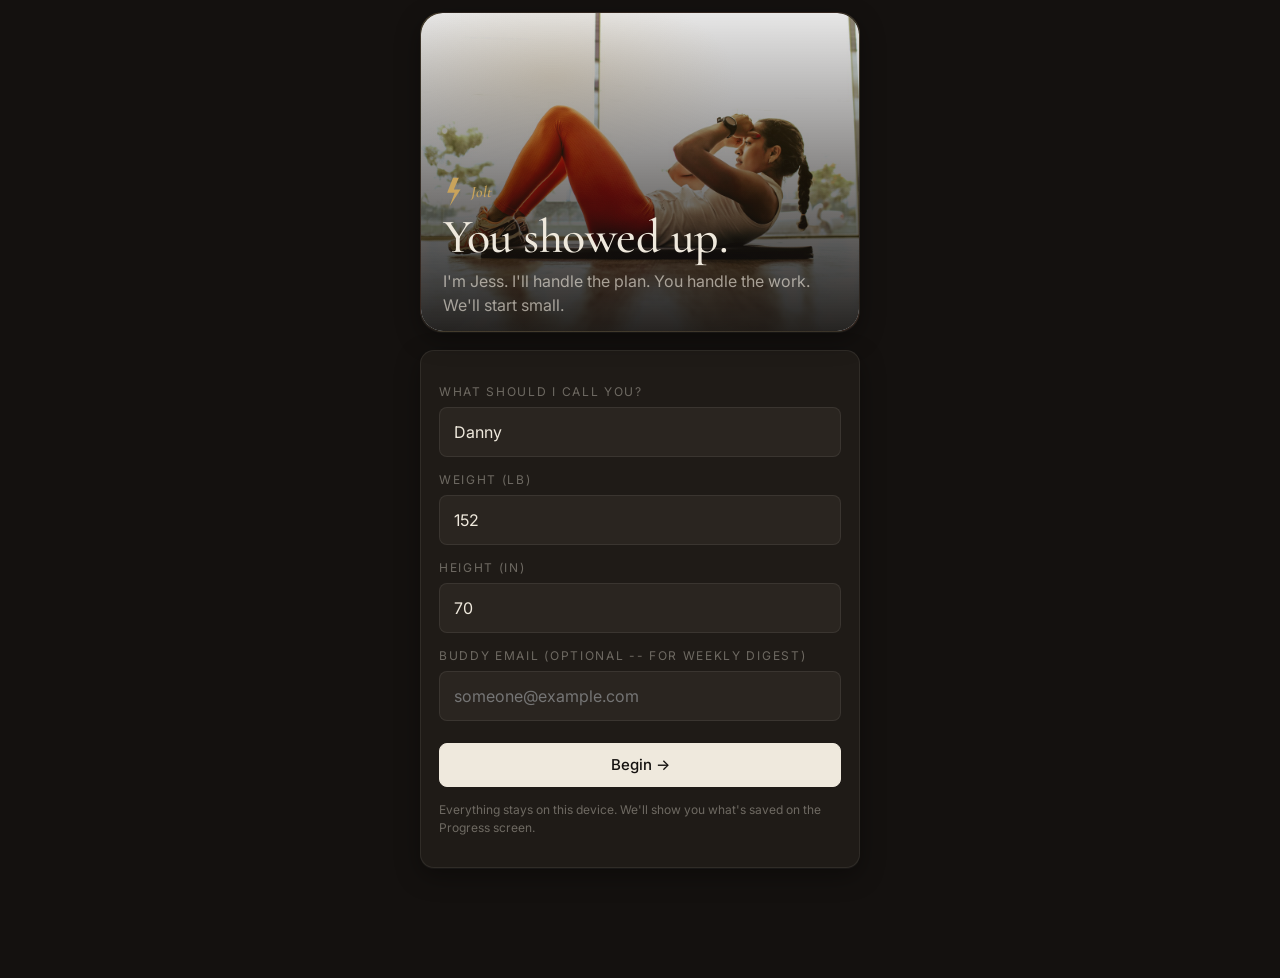
<file: index.html>
<!doctype html>
<html lang="en">
<head>
<meta charset="utf-8" />
<meta name="viewport" content="width=device-width, initial-scale=1, viewport-fit=cover" />
<title>Jolt</title>
<meta name="description" content="Personal fitness with daily accountability -- coached by Jess." />
<meta name="theme-color" content="#14110F" />
<meta name="color-scheme" content="dark" />

<!-- iOS PWA -->
<meta name="apple-mobile-web-app-capable" content="yes" />
<meta name="apple-mobile-web-app-status-bar-style" content="black-translucent" />
<meta name="apple-mobile-web-app-title" content="Jolt" />
<link rel="apple-touch-icon" href="icons/icon-192.png" />
<link rel="apple-touch-icon" sizes="180x180" href="icons/icon-192.png" />

<link rel="manifest" href="manifest.webmanifest" />
<link rel="icon" type="image/png" href="icons/icon-192.png" />

<!-- Fonts -->
<link rel="preconnect" href="https://fonts.googleapis.com" />
<link rel="preconnect" href="https://fonts.gstatic.com" crossorigin />
<link href="https://fonts.googleapis.com/css2?family=Cormorant+Garamond:ital,wght@0,400;0,500;0,600;1,400&family=Inter:wght@300;400;500;600&family=JetBrains+Mono:wght@400;500&display=swap" rel="stylesheet" />

<link rel="stylesheet" href="css/styles.css" />
</head>
<body>
  <main id="app"></main>
  <script type="module" src="js/app.js"></script>
</body>
</html>
</file>
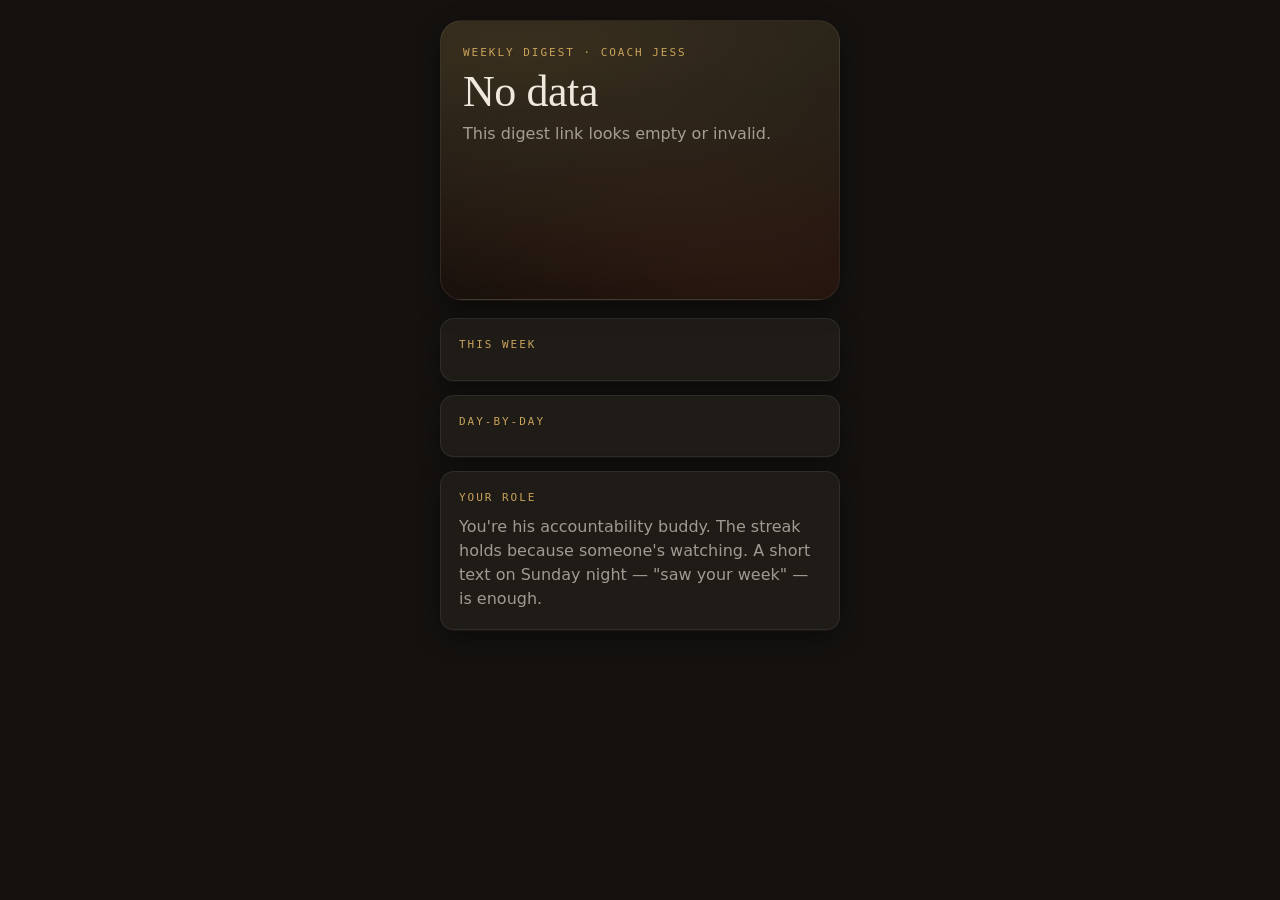
<file: digest.html>
<!doctype html>
<html lang="en">
<head>
<meta charset="utf-8" />
<meta name="viewport" content="width=device-width, initial-scale=1, viewport-fit=cover" />
<title>Weekly digest — Coach Jess</title>
<meta name="theme-color" content="#14110F" />
<link rel="stylesheet" href="css/styles.css" />
<style>
  .digest-wrap { padding: max(20px, env(safe-area-inset-top)) 20px 40px; }
  .digest-stat { display: flex; justify-content: space-between; align-items: baseline; padding: 10px 0; border-bottom: 1px solid var(--line); }
  .digest-stat:last-child { border: 0; }
  .digest-stat .label { font-size: 12px; letter-spacing: 0.18em; color: var(--bone-mute); text-transform: uppercase; }
  .digest-stat .val { font-family: 'JetBrains Mono', monospace; font-size: 18px; color: var(--bone); }
  .day-row { display: grid; grid-template-columns: 56px 1fr auto; gap: 10px; padding: 10px 0; border-bottom: 1px solid var(--line); align-items: center; }
  .day-row:last-child { border: 0; }
  .day-iso { font-family: 'JetBrains Mono', monospace; font-size: 12px; color: var(--bone-mute); }
  .day-checks { font-size: 13px; color: var(--bone-dim); }
  .day-tag { font-size: 11px; padding: 3px 8px; border-radius: 999px; background: var(--ink-3); color: var(--bone-mute); border: 1px solid var(--line); }
  .day-tag.done { background: var(--brass); color: var(--ink); border-color: var(--brass); }
  .day-tag.miss { background: rgba(255,107,61,0.12); color: var(--ember); border-color: rgba(255,107,61,0.3); }
</style>
</head>
<body>
<div id="app">
  <div class="digest-wrap">
    <div class="hero">
      <div class="hero-text">
        <div class="eyebrow">Weekly digest · Coach Jess</div>
        <h1 id="title">…</h1>
        <p class="lede" id="subtitle">Loading…</p>
      </div>
    </div>

    <section class="card">
      <div class="eyebrow">THIS WEEK</div>
      <div id="totals"></div>
    </section>

    <section class="card">
      <div class="eyebrow">DAY-BY-DAY</div>
      <div id="days"></div>
    </section>

    <section class="card">
      <div class="eyebrow">YOUR ROLE</div>
      <p class="lede">You're his accountability buddy. The streak holds because someone's watching. A short text on Sunday night — "saw your week" — is enough.</p>
    </section>
  </div>
</div>
<script>
  (function(){
    try {
      const enc = location.hash.slice(1);
      if (!enc) throw new Error('no payload');
      const json = decodeURIComponent(escape(atob(enc)));
      const data = JSON.parse(json);
      document.getElementById('title').textContent = (data.name || 'Friend') + "'s week";
      document.getElementById('subtitle').textContent = `${data.streak} day streak · ${data.totals.daysActive} active days · ${data.totals.totalSteps.toLocaleString()} steps`;

      const totals = data.totals;
      const tEl = document.getElementById('totals');
      const stat = (l, v) => `<div class="digest-stat"><div class="label">${l}</div><div class="val">${v}</div></div>`;
      tEl.innerHTML = [
        stat('Sessions', totals.sessions),
        stat('Walks', totals.walks),
        stat('Yoga min', totals.yogaMin),
        stat('Z2 min', totals.z2Min),
        stat('Pelvic sets', totals.pelvicSets),
        stat('Brisk min', totals.totalBrisk),
      ].join('');

      const dEl = document.getElementById('days');
      dEl.innerHTML = Object.entries(data.days).map(([iso, d]) => {
        if (!d) return `<div class="day-row"><div class="day-iso">${iso}</div><div class="day-checks">—</div><div class="day-tag">no log</div></div>`;
        const checksDone = Object.values(d.checks||{}).filter(Boolean).length;
        const total = Object.keys(d.checks||{}).length;
        const minimum = d.checks?.pelvicAM && (d.checks?.morningWalk || d.checks?.postLunchWalk || d.checks?.eveningWalk);
        const tag = minimum ? '<div class="day-tag done">complete</div>' : (d.tokenUsed ? '<div class="day-tag">skip token</div>' : '<div class="day-tag miss">missed</div>');
        return `<div class="day-row"><div class="day-iso">${iso}</div><div class="day-checks">${checksDone}/${total} checks · ${(d.steps||0).toLocaleString()} steps</div>${tag}</div>`;
      }).join('');
    } catch(e) {
      document.getElementById('title').textContent = 'No data';
      document.getElementById('subtitle').textContent = 'This digest link looks empty or invalid.';
    }
  })();
</script>
</body>
</html>
</file>
<file: css/styles.css>
/* Coach Jess — Cinematic Premium
   Palette: charcoal #14110F · brass #C9A35B · bone #EFE9DD · ember #FF6B3D
   Type: high-contrast serif display + Söhne-flavored sans + monospaced numbers
   iPhone-first: safe-area, dvh, 44pt+ taps */

:root {
  --ink:       #14110F;
  --ink-2:     #1F1B17;
  --ink-3:     #2A2520;
  --line:      rgba(239,233,221,0.08);
  --line-2:    rgba(239,233,221,0.16);
  --bone:      #EFE9DD;
  --bone-dim:  rgba(239,233,221,0.62);
  --bone-mute: rgba(239,233,221,0.38);
  --brass:     #C9A35B;
  --brass-soft:#A98447;
  --ember:     #FF6B3D;
  --green:     #6CB28E;
  --shadow:    0 1px 0 rgba(255,255,255,0.04), 0 8px 24px rgba(0,0,0,0.35);
  --r-sm: 8px;
  --r:    14px;
  --r-lg: 22px;
  --pad:  20px;
  --safe-t: env(safe-area-inset-top);
  --safe-b: env(safe-area-inset-bottom);
  --safe-l: env(safe-area-inset-left);
  --safe-r: env(safe-area-inset-right);
}

* { box-sizing: border-box; -webkit-tap-highlight-color: transparent; }
html, body { margin: 0; padding: 0; }
html { background: var(--ink); }
body {
  font-family: 'Inter', -apple-system, BlinkMacSystemFont, 'SF Pro Text', system-ui, sans-serif;
  font-size: 16px;
  line-height: 1.5;
  color: var(--bone);
  background: var(--ink);
  min-height: 100dvh;
  -webkit-font-smoothing: antialiased;
  text-rendering: optimizeLegibility;
  overscroll-behavior-y: none;
  touch-action: manipulation;
}

a { color: inherit; text-decoration: none; }
button, input, select, textarea { font: inherit; color: inherit; }
button { background: none; border: 0; padding: 0; cursor: pointer; }

#app {
  max-width: 480px;
  margin: 0 auto;
  min-height: 100dvh;
  padding-bottom: calc(72px + var(--safe-b));
  padding-left: var(--safe-l);
  padding-right: var(--safe-r);
}

.screen { padding-top: max(12px, var(--safe-t)); }

/* Display + serif */
h1, h2 {
  font-family: 'Cormorant Garamond', 'Tiempos Headline', Georgia, serif;
  font-weight: 500;
  letter-spacing: -0.01em;
  margin: 0;
  color: var(--bone);
}
h1 { font-size: 34px; line-height: 1.05; }
h2 { font-size: 22px; line-height: 1.15; }

.eyebrow {
  font-family: 'JetBrains Mono', ui-monospace, SFMono-Regular, Menlo, monospace;
  font-size: 11px;
  letter-spacing: 0.18em;
  text-transform: uppercase;
  color: var(--brass);
  margin-bottom: 8px;
}

.lede { font-size: 16px; color: var(--bone-dim); margin: 8px 0 0; }
.meta { font-size: 13px; color: var(--bone-mute); }
.fineprint { font-size: 12px; color: var(--bone-mute); margin-top: 14px; line-height: 1.5; }

/* Hero */
.hero {
  position: relative;
  margin: 0 var(--pad) 18px;
  border-radius: var(--r-lg);
  overflow: hidden;
  min-height: 280px;
  background:
    radial-gradient(1200px 400px at 20% 10%, rgba(201,163,91,0.18), transparent 60%),
    radial-gradient(900px 300px at 80% 90%, rgba(255,107,61,0.10), transparent 60%),
    linear-gradient(180deg, #1A1612 0%, #100D0A 100%);
  border: 1px solid var(--line);
  box-shadow: var(--shadow);
  padding: 24px 22px 22px;
}
.hero-overlay {
  position: absolute; inset: 0;
  background:
    radial-gradient(60% 50% at 70% 30%, rgba(201,163,91,0.10), transparent 70%),
    repeating-linear-gradient(110deg, transparent 0, transparent 22px, rgba(239,233,221,0.018) 22px, rgba(239,233,221,0.018) 23px);
  pointer-events: none;
}
.hero-text { position: relative; }
.hero-text h1 { font-size: 44px; line-height: 1.0; margin-top: 6px; }
.hero-meta {
  position: relative;
  display: flex; gap: 10px; margin-top: 18px;
}
.badge {
  flex: 1;
  border: 1px solid var(--line-2);
  border-radius: var(--r-sm);
  padding: 10px 12px;
  background: rgba(20,17,15,0.5);
  backdrop-filter: blur(6px);
}
.badge-l { font-size: 10px; letter-spacing: 0.2em; color: var(--bone-mute); }
.badge-v { font-family: 'JetBrains Mono', monospace; font-size: 18px; color: var(--bone); margin-top: 2px; }

.hero-onboard { min-height: 320px; }

/* Card */
.card {
  margin: 0 var(--pad) 14px;
  background: var(--ink-2);
  border: 1px solid var(--line);
  border-radius: var(--r);
  padding: 18px;
  box-shadow: var(--shadow);
}
.card.brick { background: linear-gradient(180deg, #1B1714 0%, #161310 100%); }

/* Session card */
.session-card { padding: 18px; }
.session-row { display: flex; align-items: center; justify-content: space-between; gap: 12px; }
.session-title { font-family: 'Cormorant Garamond', serif; font-size: 26px; color: var(--bone); margin-top: 4px; }

/* Tasks */
.tasks { padding: 0 var(--pad) 14px; }
.tasks .eyebrow { padding-left: 4px; }
.task {
  display: flex; align-items: center; gap: 14px;
  width: 100%;
  padding: 14px 16px;
  background: var(--ink-2);
  border: 1px solid var(--line);
  border-radius: var(--r);
  margin-bottom: 10px;
  text-align: left;
  min-height: 56px;
  transition: border-color .2s, background .2s;
}
.task:active { background: var(--ink-3); }
.task .check {
  width: 28px; height: 28px;
  border: 1px solid var(--line-2);
  border-radius: 999px;
  display: flex; align-items: center; justify-content: center;
  font-size: 14px; color: var(--bone-mute);
  flex-shrink: 0;
}
.task.done { border-color: var(--brass-soft); background: linear-gradient(180deg, #1F1A14 0%, #1A1610 100%); }
.task.done .check { border-color: var(--brass); color: var(--brass); }
.task.done .task-label { color: var(--bone); }
.task-text { flex: 1; }
.task-label { font-size: 16px; color: var(--bone); }
.task-meta { font-size: 13px; color: var(--bone-mute); margin-top: 2px; }

/* Big number */
.big-num {
  font-family: 'JetBrains Mono', ui-monospace, monospace;
  font-size: 42px;
  letter-spacing: -0.02em;
  color: var(--bone);
  font-variant-numeric: tabular-nums;
}
.big-num.xl { font-size: 64px; }
.big-num.timer { text-align: center; padding: 18px 0; }
.hero-num { text-align: center; }

.bar { height: 6px; border-radius: 999px; background: var(--line-2); overflow: hidden; margin-top: 8px; }
.bar-fill { height: 100%; background: linear-gradient(90deg, var(--brass) 0%, var(--ember) 100%); }

/* Buttons */
.btn {
  display: inline-flex; align-items: center; justify-content: center;
  min-height: 44px;
  padding: 0 18px;
  border-radius: var(--r-sm);
  font-size: 15px;
  font-weight: 500;
  border: 1px solid var(--line-2);
  color: var(--bone);
  transition: transform .12s, background .2s, border-color .2s;
}
.btn:active { transform: scale(0.98); }
.btn.primary { background: var(--bone); color: var(--ink); border-color: var(--bone); }
.btn.primary:active { background: #DDD7CB; }
.btn.ghost { background: transparent; }
.btn.small { min-height: 36px; padding: 0 12px; font-size: 13px; }
.btn.big { display: block; width: calc(100% - 40px); margin: 18px var(--pad) 24px; min-height: 56px; font-size: 17px; letter-spacing: 0.01em; }

.row { display: flex; align-items: center; }
.gap-sm { gap: 8px; }
.row.gap-sm > * { flex: 1; }
.row.gap-sm > .ico { flex: 0; }

/* Form */
.form label {
  display: block;
  font-size: 12px;
  letter-spacing: 0.14em;
  text-transform: uppercase;
  color: var(--bone-mute);
  margin: 14px 0 6px;
}
.form input {
  width: 100%;
  background: var(--ink-3);
  border: 1px solid var(--line);
  border-radius: var(--r-sm);
  color: var(--bone);
  padding: 12px 14px;
  min-height: 48px;
  font-size: 16px; /* >=16 prevents iOS zoom on focus */
  outline: none;
}
.form input:focus { border-color: var(--brass); }
.form .btn.primary { width: 100%; margin-top: 22px; }

/* Topbar */
.topbar { padding: 8px var(--pad) 16px; }
.topbar-row { display: flex; flex-direction: column; gap: 4px; }
.back { display: inline-block; padding: 8px 0; color: var(--bone-mute); font-size: 14px; }

/* Lift card */
.lift-card { padding: 18px; }
.lift-head { display: flex; align-items: baseline; justify-content: space-between; }
.lift-head h2 { font-size: 24px; }
.load-pill {
  background: var(--brass);
  color: var(--ink);
  font-family: 'JetBrains Mono', monospace;
  font-size: 13px;
  padding: 4px 10px;
  border-radius: 999px;
}
.cues { padding-left: 18px; margin: 12px 0; color: var(--bone-dim); font-size: 14.5px; }
.cues li { margin-bottom: 4px; }

.video-pill {
  display: inline-flex; align-items: center; gap: 10px;
  background: var(--ink-3);
  border: 1px solid var(--line-2);
  border-radius: 999px;
  padding: 8px 14px;
  margin: 10px 0 14px;
  font-size: 13px;
  color: var(--bone);
}
.video-pill .play {
  display: inline-flex; align-items: center; justify-content: center;
  width: 22px; height: 22px;
  border-radius: 999px;
  background: var(--ember); color: var(--ink);
  font-size: 11px; padding-left: 2px;
}

.set-row { display: flex; flex-direction: column; gap: 8px; }
.set-btn {
  display: block; width: 100%;
  min-height: 50px;
  border: 1px dashed var(--line-2);
  border-radius: var(--r-sm);
  background: transparent;
  color: var(--bone);
  font-family: 'JetBrains Mono', monospace;
  font-size: 14px;
  letter-spacing: 0.04em;
}
.set-btn:active { background: var(--ink-3); }
.set-btn.done {
  border-style: solid;
  border-color: var(--brass);
  background: linear-gradient(180deg, #221C14 0%, #1A1510 100%);
  color: var(--brass);
}

.warmup { background: linear-gradient(180deg, #1F1B17 0%, #1A1612 100%); }

/* Yoga / video hero */
.video-hero { padding: 18px; }
.video-card {
  display: block;
  background: linear-gradient(180deg, #1F1B17 0%, #14110F 100%);
  border: 1px solid var(--line-2);
  border-radius: var(--r);
  padding: 28px 18px;
  margin-top: 6px;
  position: relative;
  overflow: hidden;
}
.video-title { font-family: 'Cormorant Garamond', serif; font-size: 22px; color: var(--bone); }
.video-author { font-size: 13px; color: var(--bone-mute); margin-top: 4px; }
.play-large {
  position: absolute; right: 18px; top: 50%; transform: translateY(-50%);
  width: 48px; height: 48px;
  border-radius: 999px;
  background: var(--ember); color: var(--ink);
  display: flex; align-items: center; justify-content: center;
  font-size: 18px; padding-left: 3px;
}

.timer-card { text-align: center; }

/* Programs */
.weeks { padding: 0 var(--pad); }
.week-card {
  background: var(--ink-2);
  border: 1px solid var(--line);
  border-radius: var(--r);
  padding: 16px;
  margin-bottom: 12px;
}
.week-card.current { border-color: var(--brass); background: linear-gradient(180deg, #211C16 0%, #1A1612 100%); }
.week-head { display: flex; align-items: center; justify-content: space-between; }
.week-num { font-family: 'JetBrains Mono', monospace; font-size: 12px; letter-spacing: 0.2em; color: var(--brass); }
.week-tag { font-size: 10px; letter-spacing: 0.2em; color: var(--ember); }
.week-theme { font-family: 'Cormorant Garamond', serif; font-size: 22px; color: var(--bone); margin: 4px 0 12px; }
.week-grid { display: grid; grid-template-columns: repeat(7, 1fr); gap: 6px; }
.week-day {
  text-align: center;
  background: var(--ink-3);
  border-radius: var(--r-sm);
  padding: 8px 4px;
  border: 1px solid var(--line);
}
.week-dow { font-size: 10px; letter-spacing: 0.18em; color: var(--bone-mute); text-transform: uppercase; }
.week-main { font-size: 11px; color: var(--bone); margin-top: 4px; line-height: 1.2; }

/* Jess thread */
.jess-screen { padding-bottom: calc(140px + var(--safe-b)); }
.jess-topbar { display: flex; align-items: center; gap: 12px; padding: 12px var(--pad) 16px; }
.avatar {
  width: 48px; height: 48px; border-radius: 999px;
  background: linear-gradient(135deg, var(--brass), var(--ember));
  color: var(--ink);
  display: flex; align-items: center; justify-content: center;
  font-family: 'Cormorant Garamond', serif;
  font-size: 22px;
  font-weight: 600;
}
.jess-name { font-family: 'Cormorant Garamond', serif; font-size: 22px; color: var(--bone); }
.jess-sub { font-size: 12px; letter-spacing: 0.12em; color: var(--bone-mute); }

.thread { padding: 6px var(--pad) 18px; display: flex; flex-direction: column; gap: 10px; }
.thread-empty { color: var(--bone-mute); font-style: italic; padding: 16px 0; }
.bubble {
  max-width: 88%;
  padding: 12px 14px;
  border-radius: 18px;
  font-size: 15px;
  line-height: 1.45;
  white-space: pre-wrap;
}
.bubble.jess {
  background: var(--ink-2);
  border: 1px solid var(--line-2);
  align-self: flex-start;
  border-bottom-left-radius: 6px;
  color: var(--bone);
}
.bubble.you {
  background: var(--bone);
  color: var(--ink);
  align-self: flex-end;
  border-bottom-right-radius: 6px;
  font-weight: 500;
}

.reply-card { position: sticky; bottom: calc(72px + var(--safe-b)); margin-top: 0; }
.chip {
  background: var(--ink-3);
  border: 1px solid var(--line-2);
  border-radius: 999px;
  padding: 8px 14px;
  font-size: 13px;
  color: var(--bone);
  white-space: nowrap;
  flex: 1;
  min-height: 40px;
}
.reply-card .row { overflow-x: auto; gap: 8px; padding-bottom: 4px; flex-wrap: nowrap; }
.reply-card .row > * { flex: 0 0 auto; }

.jess-card { }
.jess-quote {
  font-family: 'Cormorant Garamond', serif;
  font-size: 18px;
  font-style: italic;
  color: var(--bone);
  margin-bottom: 12px;
  border-left: 2px solid var(--brass);
  padding-left: 12px;
}

/* Progress */
.heat { display: grid; grid-template-columns: repeat(14, 1fr); gap: 4px; margin-top: 8px; }
.heat-cell {
  aspect-ratio: 1; border-radius: 4px;
  background: var(--ink-3);
  display: flex; align-items: center; justify-content: center;
  font-size: 9px; color: var(--bone-mute);
  font-family: 'JetBrains Mono', monospace;
}
.heat-cell.heat-1 { background: #2A2118; color: var(--bone-dim); }
.heat-cell.heat-2 { background: #3D2D1B; color: var(--bone-dim); }
.heat-cell.heat-3 { background: #5B4222; color: var(--bone); }
.heat-cell.heat-4 { background: var(--brass); color: var(--ink); }

.grid-2 { display: grid; grid-template-columns: 1fr 1fr; gap: 12px; padding: 0 var(--pad) 14px; }
.grid-2 .card { margin: 0; }
.stat .big-num { font-size: 28px; }

.metric-row { padding: 10px 0; border-top: 1px solid var(--line); }
.metric-row:first-of-type { border-top: 0; padding-top: 4px; }
.metric-label { font-size: 13px; color: var(--bone-dim); margin-bottom: 6px; }
.metric-last { color: var(--brass); font-family: 'JetBrains Mono', monospace; font-size: 12px; }
.metric-row .row > input { flex: 1; min-height: 40px; padding: 8px 10px; background: var(--ink-3); border: 1px solid var(--line); border-radius: var(--r-sm); color: var(--bone); }

.danger { border-color: rgba(255,107,61,0.18); }

/* Tabbar */
.tabbar {
  position: fixed;
  bottom: 0; left: 50%; transform: translateX(-50%);
  width: 100%; max-width: 480px;
  display: flex;
  background: rgba(20,17,15,0.92);
  backdrop-filter: blur(20px);
  -webkit-backdrop-filter: blur(20px);
  border-top: 1px solid var(--line-2);
  padding: 10px 0 calc(10px + var(--safe-b));
  z-index: 50;
}
.tab {
  flex: 1;
  display: flex; flex-direction: column; align-items: center; gap: 4px;
  padding: 6px 0;
  font-size: 10px;
  letter-spacing: 0.12em;
  color: var(--bone-mute);
  text-transform: uppercase;
  min-height: 44px;
}
.tab .ico { width: 22px; height: 22px; color: var(--bone-mute); }
.tab .ico svg { width: 100%; height: 100%; display: block; }
.tab.active { color: var(--brass); }
.tab.active .ico { color: var(--brass); }

/* Onboard */
.onboard { padding-top: max(12px, var(--safe-t)); padding-bottom: 24px; }
.onboard .hero-onboard h1 { font-size: 48px; }

/* Misc */
.brick .row.gap-sm { margin-top: 10px; }

/* ---------- Photo hero (Jolt v2) ---------- */
.photo-hero {
  position: relative;
  padding: 0;
  min-height: 320px;
  display: flex;
  flex-direction: column;
  justify-content: flex-end;
}
.hero-photo {
  position: absolute; inset: 0;
  background-size: cover;
  background-position: center;
  border-radius: var(--r-lg);
}
.hero-photo-overlay {
  position: absolute; inset: 0;
  border-radius: var(--r-lg);
  background:
    linear-gradient(180deg, rgba(20,17,15,0.10) 0%, rgba(20,17,15,0.55) 55%, rgba(20,17,15,0.92) 100%),
    radial-gradient(60% 40% at 30% 20%, rgba(201,163,91,0.22), transparent 70%);
}
.hero-text-photo { position: relative; padding: 22px; }
.hero-text-photo h1 { font-size: 44px; line-height: 1.0; color: var(--bone); }
.hero-text-photo .lede { color: var(--bone); }
.photo-hero .hero-text { position: relative; padding: 22px 22px 14px; }
.photo-hero .hero-meta { position: relative; padding: 0 22px 22px; }
.hero-compact { min-height: 180px; margin-bottom: 14px; }
.hero-compact .hero-text { padding: 16px; }
.hero-compact .lede { font-size: 14.5px; line-height: 1.4; }

/* Wordmark with bolt logo */
.wordmark { display: flex; align-items: center; gap: 8px; color: var(--brass); margin-bottom: 6px; }
.wordmark-text {
  font-family: 'Cormorant Garamond', serif;
  font-weight: 600;
  font-style: italic;
  font-size: 16px;
  letter-spacing: 0.02em;
  color: var(--brass);
}
.logo-mark { display: inline-flex; color: var(--brass); }
.logo-mark svg { display: block; }

/* ---------- Expandable task cards ---------- */
.tasks-help { font-size: 12.5px; color: var(--bone-mute); padding: 0 4px 8px; line-height: 1.4; }
.task-card {
  background: var(--ink-2);
  border: 1px solid var(--line);
  border-radius: var(--r);
  margin-bottom: 10px;
  overflow: hidden;
  transition: border-color .2s, background .2s;
}
.task-card.done { border-color: var(--brass-soft); background: linear-gradient(180deg, #1F1A14 0%, #1A1610 100%); }
.task-head {
  display: flex; align-items: center; gap: 12px;
  padding: 14px 14px;
  cursor: pointer;
  min-height: 56px;
}
.check-btn {
  width: 30px; height: 30px;
  border: 1px solid var(--line-2);
  border-radius: 999px;
  display: flex; align-items: center; justify-content: center;
  font-size: 14px; color: var(--bone-mute);
  flex-shrink: 0;
  background: transparent;
  transition: border-color .15s, color .15s, background .15s;
}
.task-card.done .check-btn { border-color: var(--brass); color: var(--brass); background: rgba(201,163,91,0.08); }
.task-text { flex: 1; }
.task-label { font-size: 16px; color: var(--bone); }
.task-card.done .task-label { color: var(--bone); }
.task-meta { font-size: 13px; color: var(--bone-mute); margin-top: 2px; }
.caret {
  color: var(--bone-mute);
  font-size: 18px;
  transition: transform .25s ease;
  display: inline-block;
}
.task-card.open .caret { transform: rotate(180deg); }
.task-body {
  display: none;
  padding: 0 16px 16px;
  border-top: 1px solid var(--line);
}
.task-card.open .task-body { display: block; padding-top: 14px; }
.task-actions { margin-top: 12px; }

.ref-summary {
  font-size: 14.5px;
  color: var(--bone-dim);
  margin: 6px 0 12px;
  line-height: 1.5;
}
.ref-steps {
  padding-left: 20px;
  margin: 8px 0 14px;
  color: var(--bone-dim);
  font-size: 14.5px;
  line-height: 1.5;
}
.ref-steps li { margin-bottom: 6px; }

/* ---------- Embedded YouTube ---------- */
.yt-wrap { margin: 12px 0; }
.yt-frame {
  position: relative;
  padding-bottom: 56.25%; /* 16:9 */
  height: 0;
  border-radius: var(--r-sm);
  overflow: hidden;
  background: #000;
  border: 1px solid var(--line-2);
}
.yt-frame iframe {
  position: absolute; top: 0; left: 0;
  width: 100%; height: 100%;
  border: 0;
}
.yt-caption {
  font-size: 12px; color: var(--bone-mute);
  margin-top: 6px;
  font-family: 'JetBrains Mono', monospace;
  letter-spacing: 0.02em;
}

/* ---------- Reference links (brass, dashed) ---------- */
.ref-link {
  color: var(--brass);
  border-bottom: 1px dashed rgba(201,163,91,0.5);
  cursor: pointer;
  font-weight: 500;
}
.ref-link:active { color: var(--ember); }
/* On a dim/muted surface (task-meta, ref-summary), keep brass at full strength */
.task-meta .ref-link,
.ref-summary .ref-link,
.ref-steps .ref-link { color: var(--brass); }

/* ---------- Reference modal ---------- */
.modal-overlay {
  position: fixed; inset: 0;
  background: rgba(10,8,6,0.6);
  backdrop-filter: blur(10px);
  -webkit-backdrop-filter: blur(10px);
  z-index: 100;
  opacity: 0;
  transition: opacity .2s ease;
  display: flex; align-items: flex-end; justify-content: center;
  padding: 0;
}
.modal-overlay.on { opacity: 1; }
.modal {
  width: 100%;
  max-width: 480px;
  max-height: 88dvh;
  overflow-y: auto;
  background: var(--ink);
  border-top-left-radius: var(--r-lg);
  border-top-right-radius: var(--r-lg);
  border: 1px solid var(--line-2);
  border-bottom: 0;
  padding: 22px 22px calc(28px + var(--safe-b));
  transform: translateY(40px);
  transition: transform .25s ease;
}
.modal-overlay.on .modal { transform: translateY(0); }
.modal-head { display: flex; justify-content: space-between; align-items: flex-start; gap: 12px; margin-bottom: 14px; }
.modal h2 { margin-top: 4px; font-size: 26px; }

/* ---------- Avatar with photo ---------- */
.avatar-photo {
  background-size: cover;
  background-position: center 10%;
  background-color: var(--ink-3);
}

/* ---------- Programs date column ---------- */
.week-date {
  font-family: 'JetBrains Mono', monospace;
  font-size: 13px;
  color: var(--bone);
  margin: 2px 0;
}
.week-day.today { border-color: var(--brass); background: linear-gradient(180deg, #2A2218 0%, #1F1A12 100%); }
.week-day.today .week-dow { color: var(--brass); }
.sub-help { padding: 0 var(--pad) 14px; color: var(--bone-mute); font-size: 13px; }

/* ---------- Force iOS Safari to honor max-width on sections ---------- */
.screen > * { max-width: 100%; }
</file>
